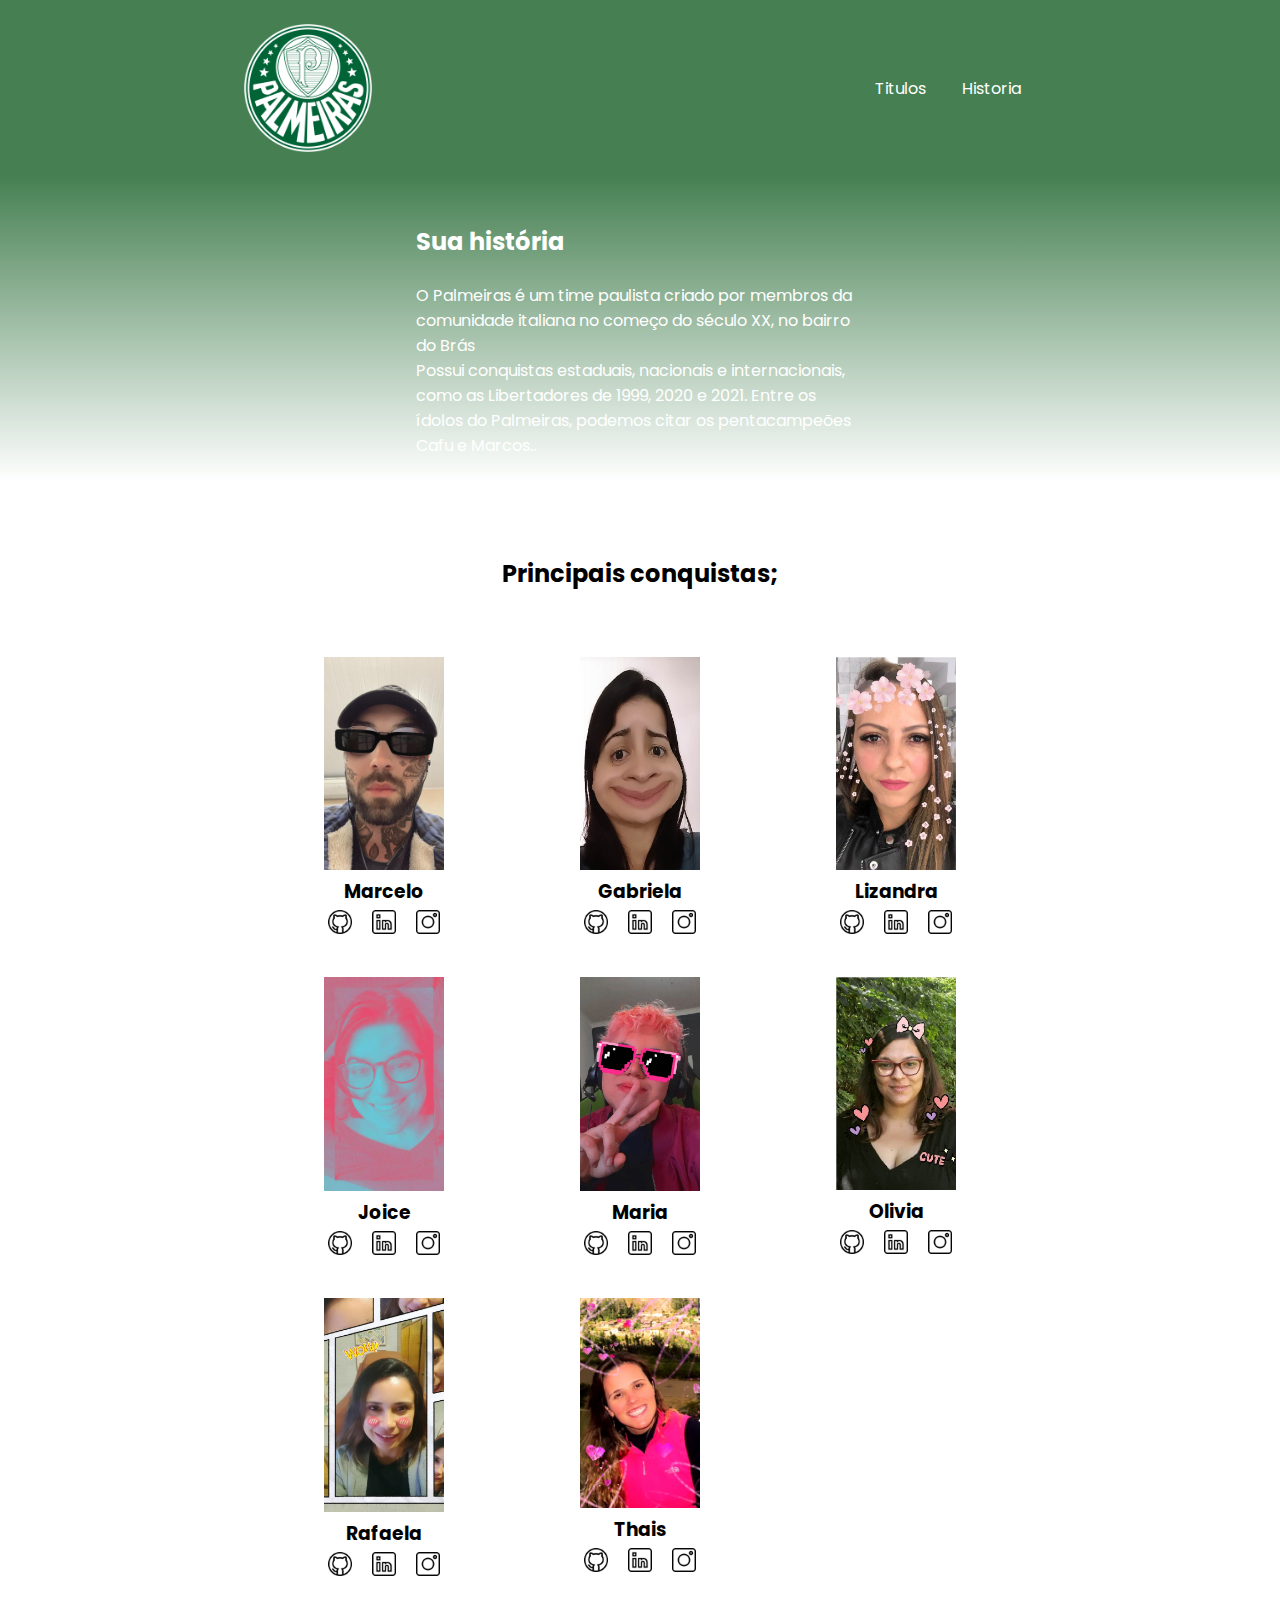
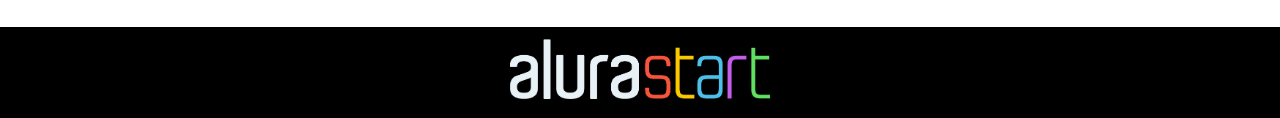
<file: site-criativo-alura-aula-6/index.html>
<!DOCTYPE html>
<html lang="en">
<head>
    <meta charset="UTF-8">
    <meta http-equiv="X-UA-Compatible" content="IE=edge">
    <meta name="viewport" content="width=device-width, initial-scale=1.0">
    <title>SE PALMEIRAS</title>
    <link rel="stylesheet" href="style.css">
    <link rel="preconnect" href="https://fonts.googleapis.com">
    <link rel="preconnect" href="https://fonts.gstatic.com" crossorigin>
    <link href="https://fonts.googleapis.com/css2?family=Poppins&display=swap" rel="stylesheet">
</head>
<body>
    <header class="cabecalho">
        <img class="cabecalho-imagem" src="Palmeiras_logo.svg.jpg" alt="logo da alura start">
        <ul class="cabecalho-lista">
            <li class="cabecalho-lista-item">Titulos</li>
            <li class="cabecalho-lista-item">Historia</li>
        </ul>
    </header>
    <section class="escola">
        <div class="escola-div-conteudo">
            <h2 class="escola-titulo">Sua história</h2>
            <p class="escola-texto-um">O Palmeiras é um time paulista criado por membros da comunidade italiana no começo do século XX, no bairro do Brás</p>
            <p class="escola-texto-dois"Na cidade de São Paulo.>Possui conquistas estaduais, nacionais e internacionais, como as Libertadores de 1999, 2020 e 2021. Entre os ídolos do Palmeiras, podemos citar os pentacampeões Cafu e Marcos..</p>
        </div>
        
    </section>
    <section class="estudante">
        <h2 class="estudante-titulo">Principais conquistas;</h2>
        <div class="estudante-todos">
        <span></span>
        <div class="estudante-div">
            <img class="estudante-imagem" src="Marcelo.jpeg" alt="foto do marcelo">
            <h3 class="estudante-nome">Marcelo</h3>
            <a href="https://github.com/marcelopaludetto"><img class="estudante-icone" src="github.png" alt="icone github"></a>
            <a href="https://linkedin.com/marcelopaludetto"><img class="estudante-icone" src="linkedin.png" alt="icone linkedin"></a>
            <a href="https://instagram.com/marcelopaludetto"><img class="estudante-icone" src="instagram.png" alt="icone instagram"></a>
        </div>
        <div class="estudante-div">
            <img class="estudante-imagem" src="Gabi.jpg" alt="foto da gabi">
            <h3 class="estudante-nome">Gabriela</h3>
            <a href="https://github.com/GabrielaM-L"><img class="estudante-icone" src="github.png" alt="icone github"></a>
            <a href="https://www.linkedin.com/in/gabriela-marcomini-de-lima/"><img class="estudante-icone" src="linkedin.png" alt="icone linkedin"></a>
            <a href="https://www.instagram.com/gabriela_marcomini/"><img class="estudante-icone" src="instagram.png" alt="icone instagram"></a>
        </div>
        <div class="estudante-div">
            <img class="estudante-imagem" src="Liz.jpg" alt="foto da lizandra">
            <h3 class="estudante-nome">Lizandra</h3>
            <a href="https://github.com/LizandraDuarte40"><img class="estudante-icone" src="github.png" alt="icone github"></a>
            <a href="https://www.linkedin.com/in/lizandrarlm-duarte/"><img class="estudante-icone" src="linkedin.png" alt="icone linkedin"></a>
            <a href="https://www.instagram.com/lizandrarlm"><img class="estudante-icone" src="instagram.png" alt="icone instagram"></a>
        </div>
        <span></span>
        <span></span>
        <div class="estudante-div">
            <img class="estudante-imagem" src="Joice.jpg" alt="foto da joice">
            <h3 class="estudante-nome">Joice</h3>
            <a href="https://github.com/JoiceAlura"><img class="estudante-icone" src="github.png" alt="icone github"></a>
            <a href="https://www.linkedin.com/in/joicebarbaresco/"><img class="estudante-icone" src="linkedin.png" alt="icone linkedin"></a>
            <a href="https://www.instagram.com/joicebarbaresco/"><img class="estudante-icone" src="instagram.png" alt="icone instagram"></a>
        </div>
        <div class="estudante-div">
            <img class="estudante-imagem" src="Maria.jpg" alt="foto da maria">
            <h3 class="estudante-nome">Maria</h3>
            <a href="https://github.com/MagePSR"><img class="estudante-icone" src="github.png" alt="icone github"></a>
            <a href="https://www.linkedin.com/in/mariageovanna"><img class="estudante-icone" src="linkedin.png" alt="icone linkedin"></a>
            <a href="https://www.instagram.com/magpsr/"><img class="estudante-icone" src="instagram.png" alt="icone instagram"></a>
        </div>
        <div class="estudante-div">
            <img class="estudante-imagem" src="Olivia.jpg" alt="foto da olhe">
            <h3 class="estudante-nome">Olivia</h3>
            <img class="estudante-icone" src="github.png" alt="icone github">
            <a href="https://www.linkedin.com/in/olhe/"><img class="estudante-icone" src="linkedin.png" alt="icone linkedin"></a>
            <a href="https://github.com/olhe12"><img class="estudante-icone" src="instagram.png" alt="icone instagram"></a>
        </div>
        <span></span>
        <span></span>
        <div class="estudante-div">
            <img class="estudante-imagem" src="Rafa.jpg" alt="foto da rafa">
            <h3 class="estudante-nome">Rafaela</h3>
            <a href="https://github.com/rafaelamunhoz12"><img class="estudante-icone" src="github.png" alt="icone github"></a>
            <a href="http://linkedin.com/in/rafaela-felix-munhoz-oliveira-02160a10a"><img class="estudante-icone" src="linkedin.png" alt="icone linkedin"></a>
            <a href="https://www.instagram.com/rafafmo/"><img class="estudante-icone" src="instagram.png" alt="icone instagram"></a>
        </div>
        <div class="estudante-div">
            <img class="estudante-imagem" src="Thais.jpg" alt="foto da thais">
            <h3 class="estudante-nome">Thais</h3>
            <a href="https://github.com/Thaispianucci"><img class="estudante-icone" src="github.png" alt="icone github"></a>
            <a href="https://www.linkedin.com/in/thais-pianucci-benedicto-54a9a416/"><img class="estudante-icone" src="linkedin.png" alt="icone linkedin"></a>
            <a href="https://www.instagram.com/thaispianucci/"><img class="estudante-icone" src="instagram.png" alt="icone instagram"></a>
        </div>

    </div>
    </section>
    <footer class="rodape">
        <img class="rodape-imagem"src="alurastart logo.png" alt="logo da alura start">
    </footer>
</body>
</html>
</file>
<file: site-criativo-alura-aula-6/style.css>
*{
    margin: 0;
    padding: 0;
}
body {
    font-family: 'Poppins', sans-serif;
}
.cabecalho {
    background-color: #468052;
    color: white;
    display: flex;
    justify-content: space-around;
    align-items: center;
    padding: 24px 0;
}

.cabecalho-imagem{
    width: 10%;
}

.cabecalho-lista-item{
    display: inline-block;
    margin: 0 16px;
    font-size: 16px;
}

.escola-imagem{
    width: 10%;
}

.escola{
    background-image: linear-gradient(#468052,#ffffff);
    color:white;
    display: flex;
    justify-content: center;
    align-items: center;
    padding: 24px 0;
}

.escola-div-conteudo{
    width: 35%;
}


.escola-titulo{
    padding: 24px 0;
}

.estudante{
    padding: 24px 0;
}
.estudante-imagem{
    width: 120px;
}

.estudante-icone{
    width: 24px;
    padding: 4px 8px;
}

.estudante-div{
    text-align: center;
    padding: 16px 0;
}

.estudante-titulo{
    text-align: center;
    padding: 50px 0;
}

.estudante-todos{
    display: grid;
    grid-template-columns: 20% 20% 20% 20% 20%;
}

.rodape{
    background-color: black;
    text-align: center;
}

.rodape-imagem{
    height: 60px;
    padding: 12px 0;
   
}
</file>
